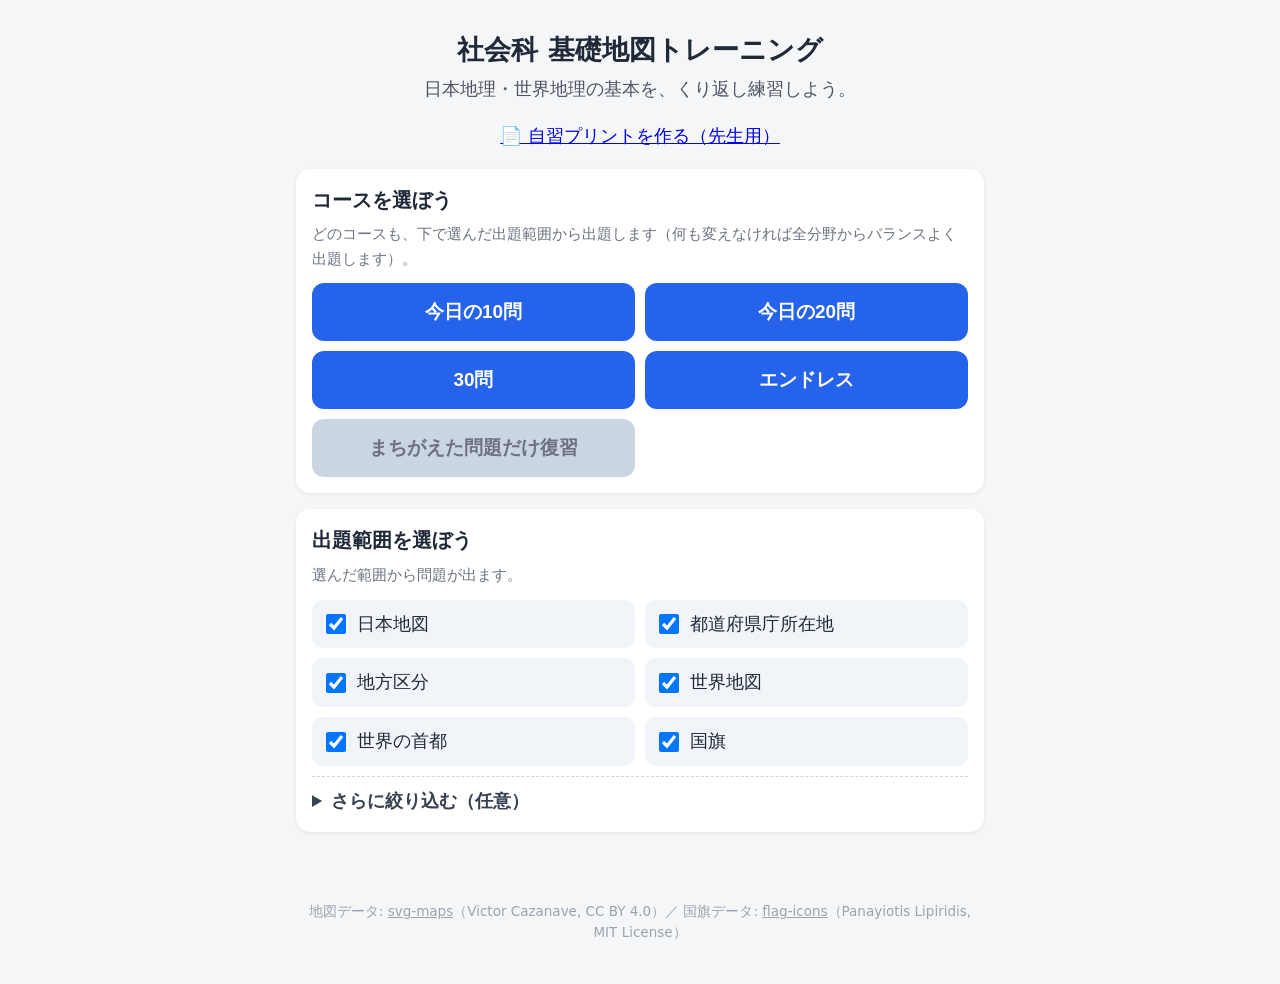
<file: index.html>
<!DOCTYPE html>
<html lang="ja">
<head>
<meta charset="UTF-8">
<meta name="viewport" content="width=device-width, initial-scale=1.0">
<title>社会科 基礎地図トレーニング</title>
<link rel="stylesheet" href="style.css">
</head>
<body>

<div id="app">

  <!-- ホーム画面：範囲選択とコース選択 -->
  <section id="screen-home" class="screen">
    <h1>社会科 基礎地図トレーニング</h1>
    <p class="lead">日本地理・世界地理の基本を、くり返し練習しよう。</p>
    <p class="lead"><a href="print.html">📄 自習プリントを作る（先生用）</a></p>

    <div class="box">
      <h2>コースを選ぼう</h2>
      <p class="hint">どのコースも、下で選んだ出題範囲から出題します（何も変えなければ全分野からバランスよく出題します）。</p>
      <div class="course-grid">
        <button class="course-btn" data-course="today10">今日の10問</button>
        <button class="course-btn" data-course="today20">今日の20問</button>
        <button class="course-btn" data-course="30">30問</button>
        <button class="course-btn" data-course="endless">エンドレス</button>
        <button class="course-btn" id="btn-review" data-course="review" disabled>まちがえた問題だけ復習</button>
      </div>
    </div>

    <div class="box">
      <h2>出題範囲を選ぼう</h2>
      <p class="hint">選んだ範囲から問題が出ます。</p>
      <div class="check-grid">
        <label class="check-item"><input type="checkbox" id="chk-jpMap" checked> 日本地図</label>
        <label class="check-item"><input type="checkbox" id="chk-jpCapital" checked> 都道府県庁所在地</label>
        <label class="check-item"><input type="checkbox" id="chk-jpRegion" checked> 地方区分</label>
        <label class="check-item"><input type="checkbox" id="chk-worldMap" checked> 世界地図</label>
        <label class="check-item"><input type="checkbox" id="chk-worldCapital" checked> 世界の首都</label>
        <label class="check-item"><input type="checkbox" id="chk-worldFlag" checked> 国旗</label>
      </div>

      <details class="custom-box">
        <summary>さらに絞り込む（任意）</summary>
        <div class="filter-row">
          <p class="region-multi-label">日本の地方で絞る（複数選択できます）</p>
          <div id="filter-jp-regions" class="region-check-grid"></div>

          <p class="region-multi-label">世界の地域で絞る（複数選択できます）</p>
          <div id="filter-world-regions" class="region-check-grid"></div>

          <label>難易度で絞る
            <select id="filter-level">
              <option value="">すべて</option>
              <option value="easy">やさしい問題だけ</option>
              <option value="medium">少し考える問題だけ</option>
              <option value="hard">考える問題だけ</option>
            </select>
          </label>
          <p id="filter-level-note" class="filter-note">※範囲を1つだけに絞ると、指定した難易度の問題が少なく、別の難易度が混ざることがあります。複数の範囲を選ぶとより正確になります。</p>
        </div>
      </details>
    </div>

    <p id="home-message" class="message"></p>

    <footer class="credit">
      地図データ: <a href="https://github.com/VictorCazanave/svg-maps" target="_blank" rel="noopener">svg-maps</a>（Victor Cazanave, CC BY 4.0）／
      国旗データ: <a href="https://github.com/lipis/flag-icons" target="_blank" rel="noopener">flag-icons</a>（Panayiotis Lipiridis, MIT License）
    </footer>
  </section>

  <!-- クイズ画面 -->
  <section id="screen-quiz" class="screen hidden">
    <div class="quiz-toolbar">
      <button id="btn-back" class="toolbar-btn">← 1問戻る</button>
      <button id="btn-quit" class="toolbar-btn quit">クイズをやめる</button>
    </div>
    <div class="quiz-header">
      <span id="quiz-progress">第1問</span>
      <span id="quiz-score">正解 0</span>
    </div>

    <div id="quiz-prompt" class="prompt"></div>

    <div id="quiz-flag" class="flag-display hidden"></div>
    <div id="quiz-mapwrap" class="mapwrap hidden"></div>
    <div id="quiz-choices" class="choices"></div>

    <button id="btn-dontknow" class="btn-dontknow hidden">🤔 わからない</button>
    <div id="quiz-feedback" class="feedback hidden"></div>
    <button id="btn-next" class="btn-next hidden">次の問題へ →</button>
    <button id="btn-finish-endless" class="btn-next secondary hidden">終了して結果を見る</button>
  </section>

  <!-- 結果画面 -->
  <section id="screen-result" class="screen hidden">
    <h1>結果</h1>
    <p id="result-summary" class="result-summary"></p>
    <h2>まちがえた問題</h2>
    <div id="result-wrong" class="result-wrong"></div>
    <div class="result-buttons">
      <button id="btn-result-again" class="course-btn">もう一度やる</button>
      <button id="btn-result-review" class="course-btn">まちがえた問題だけ復習する</button>
      <button id="btn-result-home" class="course-btn secondary">トップに戻る</button>
    </div>
  </section>

  <!-- クイズをやめる確認 -->
  <div id="quit-modal" class="modal-overlay hidden">
    <div class="modal-box">
      <p class="modal-message">クイズを終了しますか？</p>
      <div class="modal-buttons">
        <button id="btn-quit-cancel" class="course-btn">続ける</button>
        <button id="btn-quit-confirm" class="course-btn secondary">終了してトップへ戻る</button>
      </div>
    </div>
  </div>

</div>

<script src="data/japan-data.js"></script>
<script src="data/world-data.js"></script>
<script src="data/region-view-data.js"></script>
<script src="data/japan-map.js"></script>
<script src="data/world-map.js"></script>
<script src="app.js"></script>
</body>
</html>
</file>
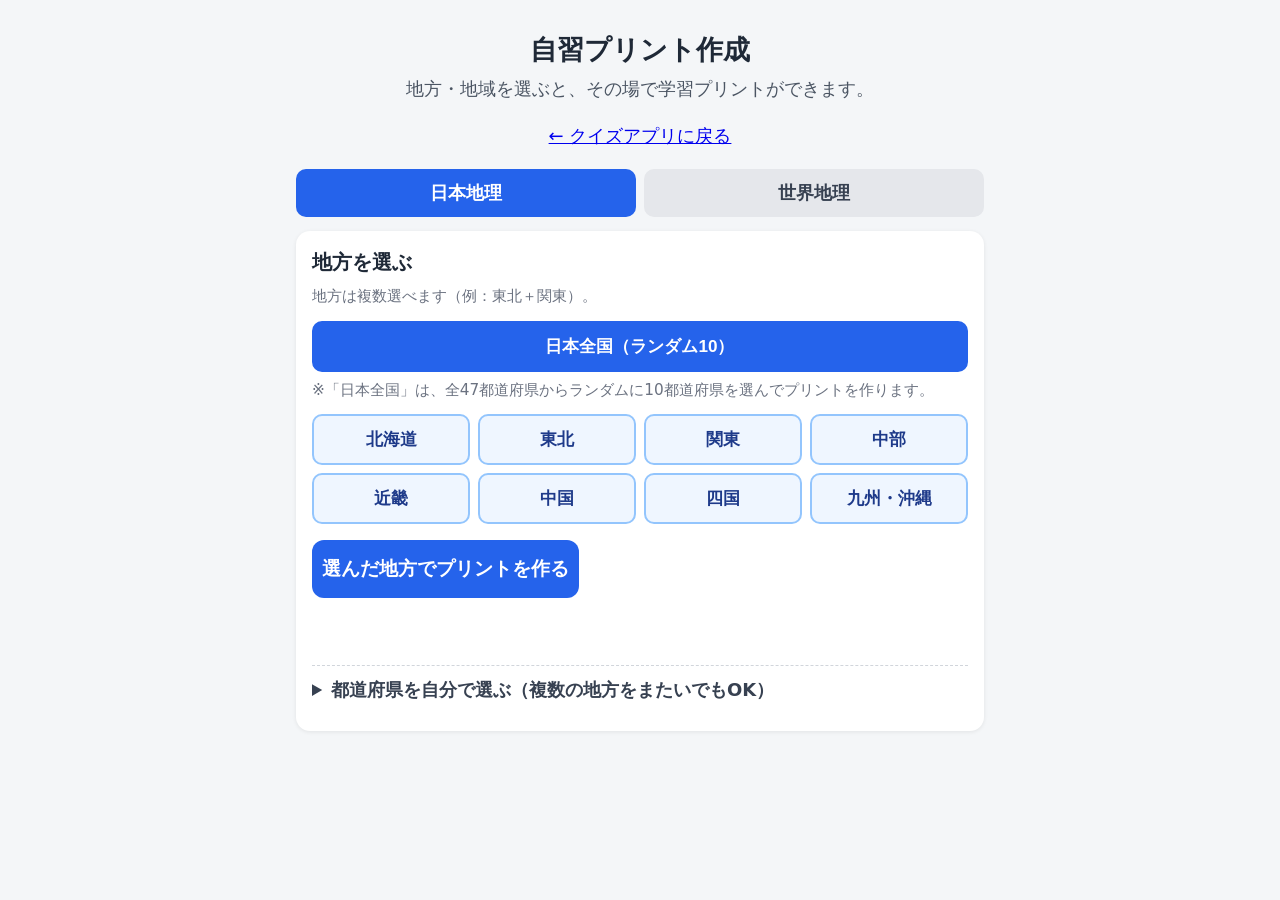
<file: print.html>
<!DOCTYPE html>
<html lang="ja">
<head>
<meta charset="UTF-8">
<meta name="viewport" content="width=device-width, initial-scale=1.0">
<title>自習プリント作成</title>
<link rel="stylesheet" href="style.css">
<link rel="stylesheet" href="print.css">
</head>
<body>

<div id="app">

  <!-- 選択画面 -->
  <section id="screen-select" class="screen">
    <h1>自習プリント作成</h1>
    <p class="lead">地方・地域を選ぶと、その場で学習プリントができます。</p>
    <p class="lead"><a href="index.html">← クイズアプリに戻る</a></p>

    <div class="tabs">
      <button id="tab-jp-btn" class="tab-btn active">日本地理</button>
      <button id="tab-world-btn" class="tab-btn">世界地理</button>
    </div>

    <div id="tab-jp-panel" class="box">
      <h2>地方を選ぶ</h2>
      <p class="hint">地方は複数選べます（例：東北＋関東）。</p>
      <button id="jp-region-all-btn" class="region-btn region-btn-all">日本全国（ランダム10）</button>
      <p class="hint">※「日本全国」は、全47都道府県からランダムに10都道府県を選んでプリントを作ります。</p>
      <div id="jp-region-buttons" class="region-grid"></div>
      <button id="jp-region-generate-btn" class="course-btn">選んだ地方でプリントを作る</button>
      <p id="jp-select-message" class="message"></p>

      <details class="custom-box">
        <summary>都道府県を自分で選ぶ（複数の地方をまたいでもOK）</summary>
        <div id="jp-custom-list" class="custom-grid"></div>
        <button id="jp-custom-btn" class="course-btn">この内容でプリントを作る</button>
      </details>
    </div>

    <div id="tab-world-panel" class="box hidden">
      <h2>地域を選ぶ</h2>
      <p class="hint">地域は複数選べます（例：東アジア＋南アジア）。</p>
      <button id="world-region-all-btn" class="region-btn region-btn-all">世界全体（ランダム10）</button>
      <p class="hint">※「世界全体」は、全36か国からランダムに10か国を選んでプリントを作ります。</p>
      <div id="world-region-buttons" class="region-grid"></div>
      <button id="world-region-generate-btn" class="course-btn">選んだ地域でプリントを作る</button>
      <p id="world-select-message" class="message"></p>

      <details class="custom-box">
        <summary>国を自分で選ぶ（複数の地域をまたいでもOK）</summary>
        <div id="world-custom-list" class="custom-grid"></div>
        <button id="world-custom-btn" class="course-btn">この内容でプリントを作る</button>
      </details>
    </div>
  </section>

  <!-- プリント画面 -->
  <section id="screen-sheet" class="screen hidden">
    <div class="sheet-toolbar no-print">
      <button id="btn-back-select" class="course-btn secondary">← 選択に戻る</button>
      <button id="btn-remake" class="course-btn secondary">🔄 作り直す</button>
    </div>
    <div class="sheet-toolbar no-print">
      <button id="btn-print-questions" class="course-btn">🖨 問題編を印刷</button>
      <button id="btn-print-answers" class="course-btn">🖨 解答編を印刷</button>
      <button id="btn-print" class="course-btn secondary">🖨 両方まとめて印刷</button>
    </div>

    <div id="sheet-paper">
      <div id="sheet-question-part">
        <h1 id="sheet-title">学習プリント</h1>
        <p class="sheet-name-row">なまえ（　　　　　　　　）　　　日付（　　　　）</p>
        <p id="sheet-goal" class="sheet-goal"></p>

        <p class="sheet-warmup-title">★ まず知っていること（2分）</p>
        <p class="sheet-warmup-hint">全部知らなくてもOK！</p>
        <p class="sheet-warmup-q">① <span id="sheet-warmup-area"></span>について、近いものに○をつけよう</p>
        <div class="sheet-warmup-choices">
          <span class="chip-box">行ったことがある</span>
          <span class="chip-box">名前や場所は知っている</span>
          <span class="chip-box">ほとんど知らない</span>
        </div>
        <p class="sheet-warmup-q">② 聞いたことがあるものに○をつけよう</p>
        <div id="sheet-warmup-names" class="sheet-warmup-choices"></div>

        <p id="sheet-map-heading" class="sheet-section-title"></p>
        <p id="sheet-map-instruction" class="sheet-instruction"></p>
        <div id="sheet-map" class="sheet-map"></div>
        <ol id="sheet-map-list" class="sheet-map-list"></ol>

        <div id="sheet-flag-section">
          <p id="sheet-flag-heading" class="sheet-section-title"></p>
          <p id="sheet-flag-instruction" class="sheet-instruction"></p>
          <div id="sheet-flags" class="sheet-flags"></div>
        </div>

        <p id="sheet-feature-heading" class="sheet-section-title"></p>
        <div id="sheet-features" class="sheet-features"></div>
        <p id="sheet-feature-instruction" class="sheet-instruction"></p>

        <p id="sheet-tf-heading" class="sheet-section-title"></p>
        <p class="sheet-instruction">【やること】〇か×を書く。×の場合は、正しい内容を考えてみよう。</p>
        <div id="sheet-questions" class="sheet-questions"></div>

        <p id="sheet-reflect-heading" class="sheet-section-title"></p>
        <p class="sheet-reflect">一番迷った問題（　　）</p>
        <p class="sheet-reflect">迷った理由（一言でOK）：（　　　　　　　　　　　　　　　　　　　）</p>
      </div>

      <div id="sheet-answer-part">
        <p id="answer-title" class="sheet-answer-title"></p>
        <hr class="sheet-divider">

        <p class="sheet-section-title">■ 解答（自己採点用）</p>
        <p id="answer-map" class="answer-line"></p>
        <p id="answer-flags" class="answer-line"></p>
        <p id="answer-features" class="answer-line"></p>
        <div id="answer-questions" class="answer-questions"></div>

        <p class="sheet-section-title">■ 評価チェックシート（○・△・×）</p>
        <p id="sheet-map-criteria" class="sheet-instruction"></p>
        <p id="sheet-flag-criteria" class="sheet-instruction"></p>
        <p id="sheet-feature-criteria" class="sheet-instruction"></p>
        <p id="sheet-tf-criteria" class="sheet-instruction"></p>
        <p id="sheet-reflect-criteria" class="sheet-instruction"></p>
      </div>
    </div>
  </section>

</div>

<script src="data/japan-data.js"></script>
<script src="data/world-data.js"></script>
<script src="data/features-data.js"></script>
<script src="data/region-view-data.js"></script>
<script src="data/japan-map.js"></script>
<script src="data/world-map.js"></script>
<script src="print.js"></script>
</body>
</html>
</file>
<file: style.css>
/* 全体設定：文字を大きめに、タッチ操作しやすいボタンを意識 */
* { box-sizing: border-box; }

html, body {
  margin: 0;
  padding: 0;
  background: #f4f6f8;
  color: #1f2937;
  font-family: "Hiragino Kaku Gothic ProN", "Yu Gothic", "Meiryo", system-ui, sans-serif;
  font-size: 18px;
  line-height: 1.6;
}

#app {
  max-width: 720px;
  margin: 0 auto;
  padding: 16px 16px 40px;
}

h1 {
  font-size: 1.5rem;
  text-align: center;
  margin: 12px 0 4px;
}

h2 {
  font-size: 1.1rem;
  margin: 0 0 10px;
}

.lead {
  text-align: center;
  color: #4b5563;
  margin-top: 0;
}

.hidden { display: none !important; }

/* --- ホーム画面 --- */
.box {
  background: #ffffff;
  border-radius: 14px;
  padding: 16px;
  margin-bottom: 16px;
  box-shadow: 0 1px 4px rgba(0,0,0,0.08);
}

.check-grid {
  display: grid;
  grid-template-columns: 1fr 1fr;
  gap: 10px;
}

.check-item {
  display: flex;
  align-items: center;
  gap: 8px;
  padding: 10px;
  background: #f1f5f9;
  border-radius: 10px;
  cursor: pointer;
  font-size: 1rem;
}

.check-item input {
  width: 20px;
  height: 20px;
}

.course-grid {
  display: grid;
  grid-template-columns: 1fr 1fr;
  gap: 10px;
}

.course-btn {
  font-size: 1.05rem;
  padding: 16px 10px;
  border: none;
  border-radius: 12px;
  background: #2563eb;
  color: white;
  cursor: pointer;
  font-weight: bold;
}

.course-btn:disabled {
  background: #cbd5e1;
  color: #6b7280;
  cursor: not-allowed;
}

.course-btn.secondary {
  background: #6b7280;
}

.message {
  text-align: center;
  color: #dc2626;
  font-weight: bold;
  min-height: 1.5em;
}

.hint {
  font-size: 0.85rem;
  color: #6b7280;
  margin: -4px 0 12px;
}

.custom-box {
  margin-top: 10px;
  border-top: 1px dashed #d1d5db;
  padding-top: 10px;
}

.custom-box summary {
  cursor: pointer;
  font-weight: bold;
  color: #374151;
}

.filter-row {
  display: grid;
  gap: 10px;
  margin-top: 10px;
}

.filter-row label {
  display: flex;
  flex-direction: column;
  gap: 4px;
  font-size: 0.9rem;
  color: #374151;
}

.filter-row select {
  padding: 10px;
  border-radius: 8px;
  border: 1px solid #d1d5db;
  font-size: 1rem;
}

.region-multi-label {
  margin: 4px 0 2px;
  font-size: 0.9rem;
  color: #374151;
  font-weight: bold;
}

.region-check-grid {
  display: grid;
  grid-template-columns: repeat(3, 1fr);
  gap: 6px;
  margin-bottom: 4px;
}

.region-check-item {
  padding: 6px 8px;
  font-size: 0.85rem;
}

.filter-note {
  font-size: 0.78rem;
  color: #9ca3af;
  margin: 2px 0 0;
}

.credit {
  text-align: center;
  color: #9ca3af;
  font-size: 0.75rem;
  margin-top: 24px;
}

.credit a { color: #9ca3af; }

/* --- クイズ画面 --- */
.quiz-toolbar {
  display: flex;
  justify-content: space-between;
  gap: 10px;
  margin-bottom: 10px;
}

.toolbar-btn {
  flex: 1;
  padding: 12px 6px;
  font-size: 0.95rem;
  font-weight: bold;
  border: 2px solid #d1d5db;
  border-radius: 10px;
  background: #ffffff;
  color: #374151;
  cursor: pointer;
}

.toolbar-btn:disabled {
  opacity: 0.5;
  cursor: not-allowed;
}

.toolbar-btn.quit {
  color: #991b1b;
  border-color: #fca5a5;
}

.quiz-header {
  display: flex;
  justify-content: space-between;
  font-weight: bold;
  color: #374151;
  margin-bottom: 8px;
  font-size: 1rem;
}

/* --- クイズをやめる確認モーダル --- */
.modal-overlay {
  position: fixed;
  inset: 0;
  background: rgba(17, 24, 39, 0.5);
  display: flex;
  align-items: center;
  justify-content: center;
  padding: 20px;
  z-index: 100;
}

.modal-box {
  background: #ffffff;
  border-radius: 14px;
  padding: 24px 20px;
  max-width: 360px;
  width: 100%;
  box-shadow: 0 4px 16px rgba(0,0,0,0.2);
}

.modal-message {
  text-align: center;
  font-size: 1.1rem;
  font-weight: bold;
  margin: 0 0 18px;
}

.modal-buttons {
  display: grid;
  gap: 10px;
}

.prompt {
  font-size: 1.4rem;
  font-weight: bold;
  text-align: center;
  padding: 20px 8px;
  background: #ffffff;
  border-radius: 14px;
  margin-bottom: 14px;
  box-shadow: 0 1px 4px rgba(0,0,0,0.08);
}

/* 国旗は絵文字だと環境によって「JP」のような文字表示になってしまうことがあるため、
   assets/flags/ に保存した本物のSVG画像ファイルを <img> で表示している */
.flag-display {
  display: flex;
  justify-content: center;
  margin-bottom: 14px;
}

.flag-img {
  width: 180px;
  height: auto;
  aspect-ratio: 4 / 3;
  object-fit: contain;
  border-radius: 6px;
  box-shadow: 0 1px 6px rgba(0,0,0,0.25);
  background: #f3f4f6;
}

/* 画像が読み込めなかったときのフォールバック表示 */
.flag-fallback {
  display: inline-block;
  padding: 10px 16px;
  border: 2px dashed #9ca3af;
  border-radius: 8px;
  background: #f3f4f6;
  color: #4b5563;
  font-size: 0.95rem;
  font-weight: bold;
}

.mapwrap {
  background: #eaf2fb;
  border-radius: 14px;
  padding: 8px;
  margin-bottom: 14px;
  display: flex;
  justify-content: center;
}

.mapwrap svg {
  width: 100%;
  max-height: 70vh;
  height: auto;
}

.mapwrap svg path {
  fill: #cbd5e1;
  stroke: #ffffff;
  stroke-width: 1;
}

/* 出題対象ではない国・地域（背景として位置関係を見せるためだけの国）。
   地図の背景色（.mapwrap の #eaf2fb）とほぼ同じ色だと、国の形が
   ほとんど見えなくなってしまうため、はっきり区別できる色にしている。
   （特にアフリカ・西アジアのように対象国が少ない地域で目立つ問題だった） */
.mapwrap svg path.bg-country {
  fill: #dde3ea;
  stroke: #ffffff;
  stroke-width: 0.5;
  cursor: default;
  pointer-events: none;
}

.map-error {
  padding: 40px 12px;
  text-align: center;
  color: #991b1b;
  font-weight: bold;
  background: #fee2e2;
  border-radius: 8px;
  width: 100%;
}

/* タップできるときは境界線を太くして、小さい県も押しやすくする */
.mapwrap svg.clickable path {
  stroke-width: 1.5;
}

.mapwrap svg path.highlight {
  fill: #f59e0b;
}

.mapwrap svg.clickable path {
  cursor: pointer;
}

.mapwrap svg.clickable path:hover {
  fill: #93c5fd;
}

.mapwrap svg path.correct {
  fill: #22c55e;
}

.mapwrap svg path.wrong {
  fill: #ef4444;
}

.mapwrap svg path.reveal-correct {
  fill: #22c55e;
  stroke: #166534;
  stroke-width: 2;
}

.choices {
  display: grid;
  grid-template-columns: 1fr 1fr;
  gap: 12px;
}

.choice-btn {
  font-size: 1.1rem;
  padding: 18px 8px;
  border: 2px solid #d1d5db;
  border-radius: 12px;
  background: #ffffff;
  cursor: pointer;
  font-weight: bold;
  color: #1f2937;
}

.choice-btn.flag-choice {
  padding: 14px 8px;
  display: flex;
  align-items: center;
  justify-content: center;
}

.choice-btn.flag-choice .flag-choice-img {
  width: 100%;
  max-width: 110px;
  height: auto;
  aspect-ratio: 4 / 3;
  object-fit: contain;
  border-radius: 4px;
  background: #f3f4f6;
}

.choice-btn.flag-choice .flag-fallback {
  font-size: 0.8rem;
  padding: 6px 10px;
}

.choice-btn:disabled {
  opacity: 0.85;
}

/* 色だけに頼らず、記号でも正誤がわかるようにする */
.choice-btn.correct::before,
.choice-btn.reveal-correct::before {
  content: "✓ ";
}

.choice-btn.wrong::before {
  content: "✗ ";
}

.choice-btn.correct {
  background: #dcfce7;
  border-color: #22c55e;
}

.choice-btn.wrong {
  background: #fee2e2;
  border-color: #ef4444;
}

.choice-btn.reveal-correct {
  background: #dcfce7;
  border-color: #22c55e;
}

.btn-dontknow {
  display: block;
  width: 100%;
  margin-top: 4px;
  padding: 12px;
  font-size: 1rem;
  font-weight: bold;
  border: 2px dashed #9ca3af;
  border-radius: 12px;
  background: #f3f4f6;
  color: #4b5563;
  cursor: pointer;
}

.feedback {
  text-align: center;
  font-size: 1.2rem;
  font-weight: bold;
  margin-top: 16px;
  padding: 12px;
  border-radius: 12px;
}

.feedback-fact {
  font-size: 0.95rem;
  font-weight: normal;
  margin-top: 6px;
}

.feedback.ok {
  background: #dcfce7;
  color: #166534;
}

.feedback.ng {
  background: #fee2e2;
  color: #991b1b;
}

.btn-next {
  display: block;
  width: 100%;
  margin-top: 16px;
  padding: 16px;
  font-size: 1.1rem;
  font-weight: bold;
  border: none;
  border-radius: 12px;
  background: #2563eb;
  color: white;
  cursor: pointer;
}

.btn-next.secondary {
  background: #6b7280;
}

/* --- 結果画面 --- */
.result-summary {
  text-align: center;
  font-size: 1.2rem;
  font-weight: bold;
}

.result-wrong {
  background: #ffffff;
  border-radius: 12px;
  padding: 14px 18px;
  margin-bottom: 16px;
  min-height: 2em;
}

.result-wrong ul {
  margin: 0;
  padding-left: 20px;
}

.result-wrong li {
  margin-bottom: 8px;
}

.result-buttons {
  display: grid;
  gap: 12px;
}

/* スマホなど狭い画面 */
@media (max-width: 480px) {
  html, body { font-size: 16px; }
  .check-grid { grid-template-columns: 1fr; }
  .course-grid { grid-template-columns: 1fr; }
  .region-check-grid { grid-template-columns: repeat(2, 1fr); }
}
</file>
<file: print.css>
/* 自習プリント作成ページ専用スタイル */

.tabs {
  display: flex;
  gap: 8px;
  margin-bottom: 14px;
}

.tab-btn {
  flex: 1;
  padding: 12px;
  border: none;
  border-radius: 10px;
  background: #e5e7eb;
  color: #374151;
  font-weight: bold;
  cursor: pointer;
  font-size: 1rem;
}

.tab-btn.active {
  background: #2563eb;
  color: white;
}

.region-grid {
  display: grid;
  grid-template-columns: repeat(4, 1fr);
  gap: 8px;
  margin-bottom: 12px;
}

.region-btn-all {
  display: block;
  width: 100%;
  margin-bottom: 10px;
  background: #2563eb !important;
  color: white !important;
  border-color: #2563eb !important;
}

.region-btn {
  padding: 12px 4px;
  border: 2px solid #93c5fd;
  border-radius: 10px;
  background: #eff6ff;
  color: #1e3a8a;
  font-weight: bold;
  cursor: pointer;
  font-size: 0.95rem;
}

.region-btn:hover {
  background: #dbeafe;
}

.region-btn.checked {
  background: #2563eb;
  color: white;
  border-color: #1d4ed8;
}

#jp-region-generate-btn,
#world-region-generate-btn {
  margin-top: 4px;
  margin-bottom: 4px;
}

.custom-box {
  margin-top: 10px;
  border-top: 1px dashed #d1d5db;
  padding-top: 10px;
}

.custom-box summary {
  cursor: pointer;
  font-weight: bold;
  color: #374151;
  margin-bottom: 10px;
}

.custom-grid {
  display: grid;
  grid-template-columns: repeat(3, 1fr);
  gap: 6px;
  max-height: 260px;
  overflow-y: auto;
  padding: 8px;
  background: #f9fafb;
  border-radius: 8px;
  margin-bottom: 10px;
}

.custom-item {
  display: flex;
  align-items: center;
  gap: 4px;
  font-size: 0.9rem;
}

/* --- プリント表示部分 --- */
.sheet-toolbar {
  display: flex;
  gap: 10px;
  margin-bottom: 16px;
}

.sheet-toolbar .course-btn {
  padding: 12px 10px;
}

#sheet-paper {
  background: #ffffff;
  color: #111827;
  padding: 24px;
  border-radius: 10px;
  box-shadow: 0 1px 4px rgba(0,0,0,0.1);
  font-size: 0.95rem;
  line-height: 1.7;
}

#sheet-paper h1 {
  font-size: 1.3rem;
  text-align: left;
  margin: 0 0 6px;
}

.sheet-name-row,
.sheet-goal,
.sheet-warmup-title,
.sheet-warmup-q,
.sheet-instruction,
.sheet-reflect,
.answer-line {
  margin: 6px 0;
}

.sheet-section-title {
  font-weight: bold;
  margin: 18px 0 6px;
  border-bottom: 2px solid #111827;
  padding-bottom: 2px;
}

.sheet-warmup-hint {
  margin: 0 0 8px;
  color: #6b7280;
  font-size: 0.9rem;
}

.sheet-warmup-choices {
  display: flex;
  flex-wrap: wrap;
  gap: 8px;
  margin: 6px 0 14px;
}

.chip-box {
  display: inline-block;
  border: 1.5px solid #9ca3af;
  border-radius: 8px;
  padding: 5px 12px;
}

.sheet-map {
  background: #f3f4f6;
  border-radius: 8px;
  padding: 6px;
}

.sheet-map svg {
  width: 100%;
  max-height: 80vh;
  height: auto;
  min-height: 340px;
}

.sheet-map svg path {
  fill: #e5e7eb;
  stroke: #ffffff;
  stroke-width: 1;
}

/* 出題対象ではない国・地域（背景として位置関係を見せるためだけの国）。
   .sheet-map の背景色（#f3f4f6）と全く同じ色だったため、国の形が
   完全に見えなくなっていた（アフリカ・西アジアなど対象国が少ない
   地域で、地図の大部分が空白に見える原因だった）。はっきり区別できる
   色に変更している。 */
.sheet-map svg path.bg-country {
  fill: #dde3ea;
  stroke: #ffffff;
  stroke-width: 0.5;
}

.map-error {
  padding: 40px 12px;
  text-align: center;
  color: #991b1b;
  font-weight: bold;
  background: #fee2e2;
  border-radius: 8px;
}

.sheet-map svg path.target {
  fill: #fbbf24;
  stroke: #111827;
  stroke-width: 1.2;
}

/* 地図に載せる番号（①②③…の代わりの数字） */
.sheet-map svg .map-number {
  fill: #111827;
  stroke: #ffffff;
  stroke-width: 3px;
  paint-order: stroke;
  font-weight: bold;
  text-anchor: middle;
  dominant-baseline: central;
}

.sheet-map-list {
  list-style: none; /* 手書きの番号（1. 2. …）と二重にならないようにする */
  columns: 2;
  margin: 10px 0;
  padding-left: 4px;
}

.sheet-map-list li {
  margin-bottom: 6px;
}

.sheet-features {
  display: flex;
  flex-wrap: wrap;
  gap: 8px;
  margin: 8px 0;
}

/* 国旗クイズ（世界地理のプリントのみ） */
.sheet-flags {
  display: flex;
  flex-wrap: wrap;
  gap: 16px;
  margin: 10px 0;
}

.flag-quiz-item {
  display: flex;
  flex-direction: column;
  align-items: center;
  gap: 4px;
}

.flag-quiz-img {
  width: 90px;
  height: auto;
  aspect-ratio: 4 / 3;
  object-fit: contain;
  border: 1px solid #d1d5db;
  border-radius: 4px;
  background: #f9fafb;
}

.flag-quiz-blank {
  font-size: 0.85rem;
  white-space: nowrap;
}

.flag-fallback {
  display: inline-block;
  width: 90px;
  padding: 8px 4px;
  border: 1px dashed #9ca3af;
  border-radius: 4px;
  font-size: 0.75rem;
  color: #6b7280;
  text-align: center;
}

.feat-chip {
  border: 1px solid #9ca3af;
  border-radius: 8px;
  padding: 4px 10px;
  font-size: 0.9rem;
}

.sheet-questions {
  margin: 8px 0;
}

.level-heading {
  font-weight: bold;
  margin: 10px 0 4px;
  color: #1f2937;
}

.q-line {
  margin: 4px 0;
}

.sheet-divider {
  margin: 22px 0;
  border: none;
  border-top: 2px dashed #9ca3af;
}

.answer-questions {
  display: flex;
  flex-wrap: wrap;
  gap: 8px 14px;
  margin: 6px 0;
}

.answer-item {
  font-size: 0.9rem;
}

/* --- 問題編・解答編の見出し（画面上は解答編にだけ出す） --- */
.sheet-answer-title {
  display: none;
  font-weight: bold;
  font-size: 1.1rem;
  margin: 0 0 6px;
}

/* --- 印刷時：ボタン類は消して、白黒で見やすく --- */
@media print {
  body { background: white; }
  .no-print { display: none !important; }
  #app { max-width: none; padding: 0; }
  #sheet-paper { box-shadow: none; padding: 0; }
  /* 縦長の地方（東北など）で高さが際限なく伸びて複数ページに分裂しないよう、
     幅ではなく「高さの上限」を基準にする（幅は自動で縮む）。
     「授業中・自習時にすぐ印刷して渡せる教材」という目的のため、
     地図・余白を screen-preview より詰めて、1地方程度なら問題編が
     A4 2ページ以内におさまることを目安にしている（読みにくくなるほど
     詰めすぎないよう、文字サイズは変えていない）。 */
  .sheet-map { break-inside: avoid; page-break-inside: avoid; margin-bottom: 4px; }
  .sheet-map svg { max-width: 100%; max-height: 11.5cm; width: auto; height: auto; min-height: 0; }
  /* 白黒コピーでも下地（#e5e7eb）とはっきり区別できるよう、濃いグレーにする */
  .sheet-map svg path.target { fill: #6b7280; }

  /* 印刷全体の行間・見出し・各行の余白を、画面プレビューより少し詰める */
  #sheet-paper { line-height: 1.4; }
  .sheet-section-title { margin: 10px 0 4px; }
  .sheet-name-row, .sheet-goal, .sheet-warmup-title, .sheet-warmup-q,
  .sheet-instruction, .sheet-reflect, .answer-line { margin: 3px 0; }
  .sheet-warmup-choices { margin: 4px 0 8px; }
  .q-line { margin: 2px 0; }
  .sheet-divider { margin: 10px 0; }

  /* 見出しや1行1行が、ページの境目で中途半端に分割されないようにする */
  .sheet-section-title { break-after: avoid; page-break-after: avoid; }
  .q-line, .chip-box, .feat-chip, .answer-item, .flag-quiz-item { break-inside: avoid; page-break-inside: avoid; }
  .sheet-flags { break-inside: avoid; page-break-inside: avoid; }

  /* 問題編と解答編を、まとめて印刷するときは別ページにする */
  #sheet-answer-part { break-before: page; page-break-before: always; }

  /* 問題編だけ印刷 */
  #sheet-paper.print-questions-only #sheet-answer-part { display: none; }

  /* 解答編だけ印刷（解答編の見出しだけ表示する） */
  #sheet-paper.print-answers-only #sheet-question-part { display: none; }
  #sheet-paper.print-answers-only #sheet-answer-part { break-before: auto; page-break-before: auto; }
  #sheet-paper.print-answers-only .sheet-answer-title { display: block; }
}

@media (max-width: 480px) {
  .region-grid { grid-template-columns: repeat(2, 1fr); }
  .custom-grid { grid-template-columns: repeat(2, 1fr); }
  .sheet-map-list { columns: 1; }
}
</file>
